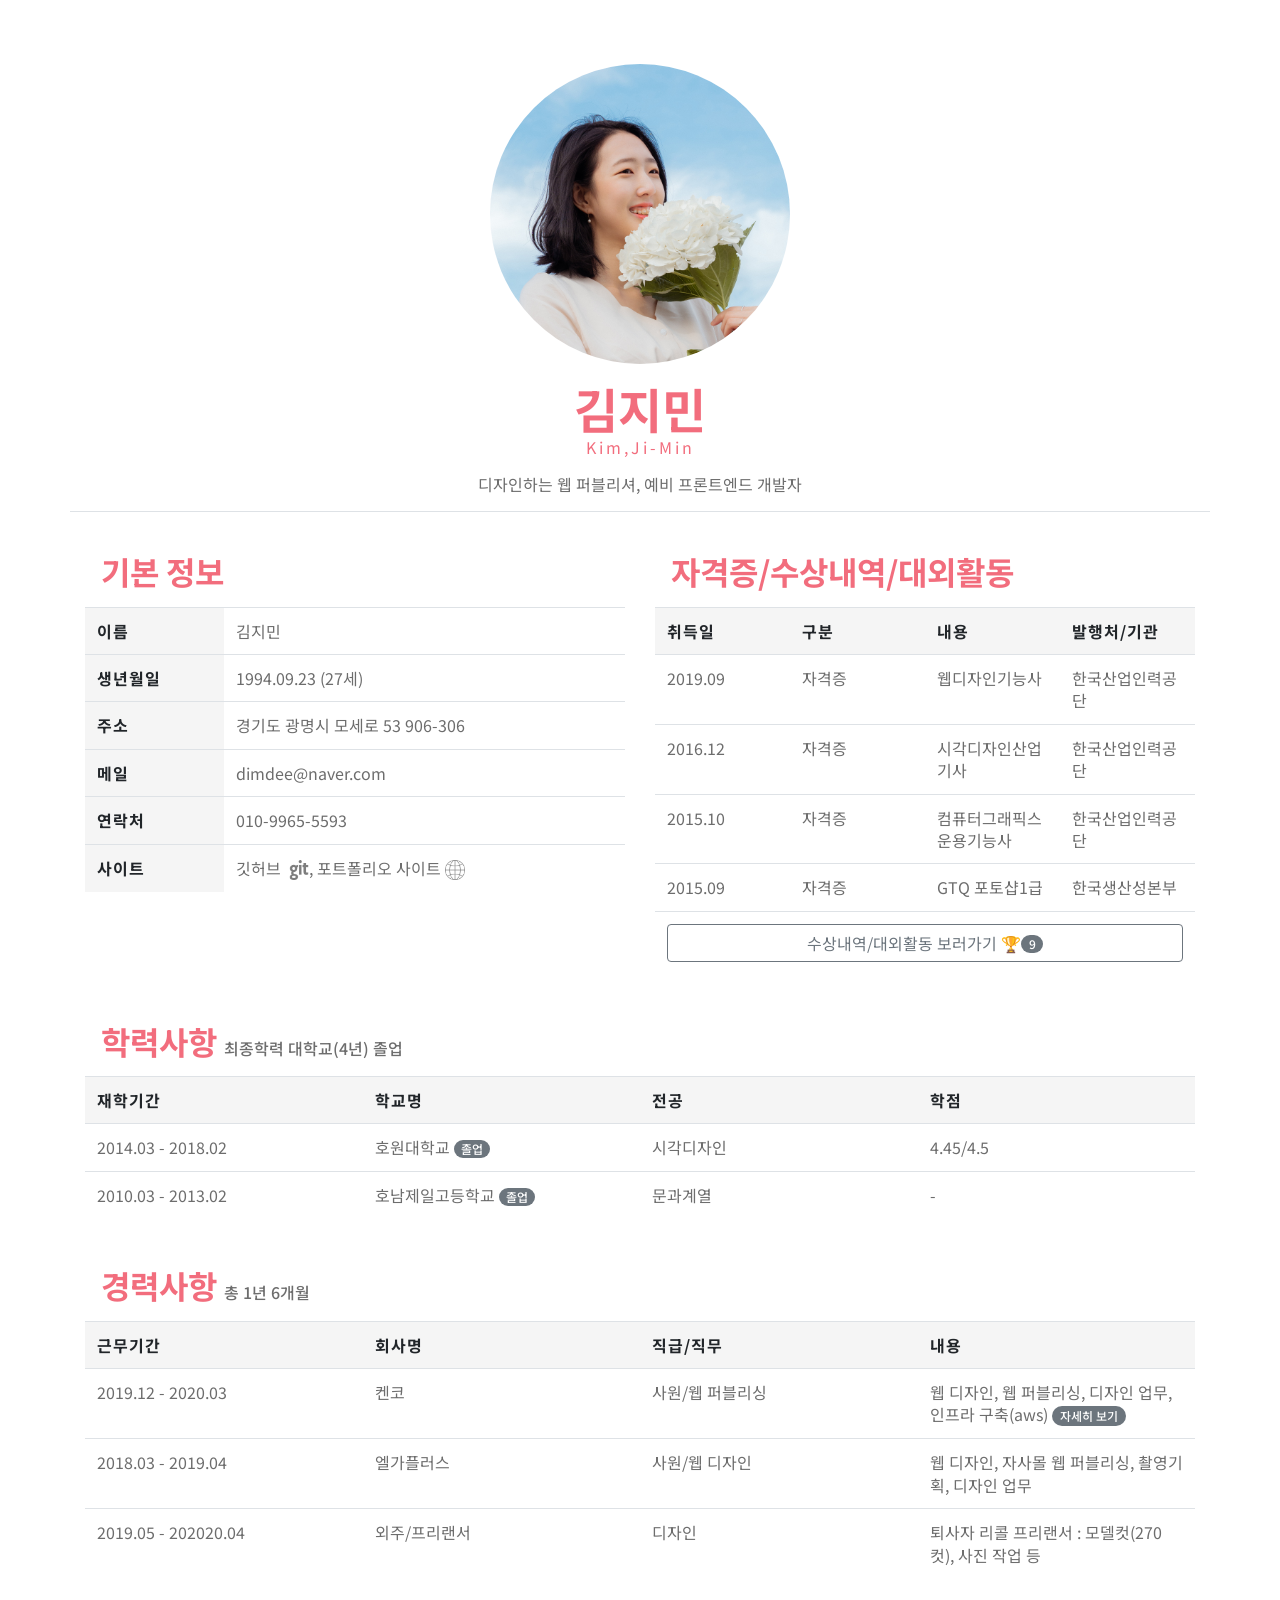
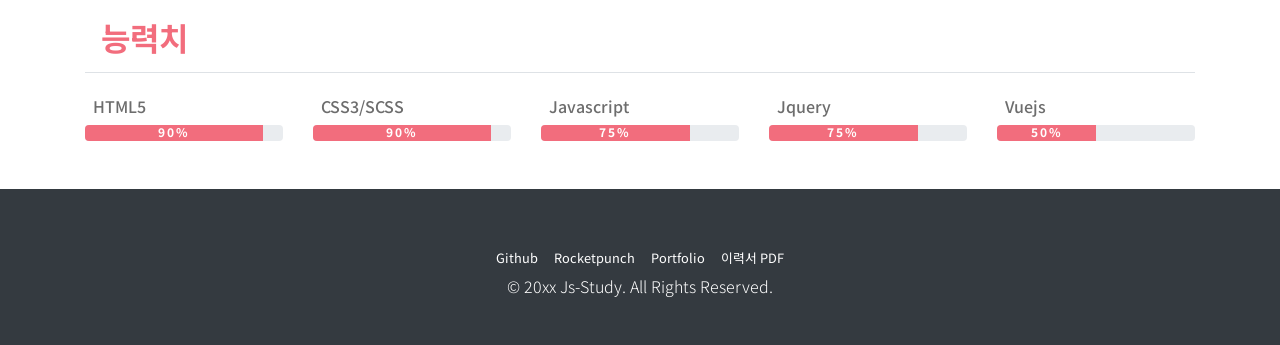
<file: resume/index.html>
<!doctype html>
<html lang="en">
<head>
    <meta charset="UTF-8">
    <meta name="viewport"
          content="width=device-width, user-scalable=no, initial-scale=1.0, maximum-scale=1.0, minimum-scale=1.0">
    <meta http-equiv="X-UA-Compatible" content="ie=edge">
    <meta property="og:image" content="https://kim-ji-min.github.io/My-Portfolio/images/contact_banner.jpg">
    <meta property="og:description" content="개발면접을 위한 웹사이트 형식의 개인 이력서 입니다.">
    <meta property="og:title" content="김지민 이력서">
    <meta name="author" content="김지민">
    <meta name="description" content="개발면접을 위한 웹사이트 형식의 개인 이력서 입니다.">
    <title>김지민 이력서</title>
    <link rel="shortcut icon" href="images/favicon.ico">
    <link rel="stylesheet" href="https://stackpath.bootstrapcdn.com/bootstrap/4.4.1/css/bootstrap.min.css" integrity="sha384-Vkoo8x4CGsO3+Hhxv8T/Q5PaXtkKtu6ug5TOeNV6gBiFeWPGFN9MuhOf23Q9Ifjh" crossorigin="anonymous">
    <link rel="stylesheet" href="css/reset.css">
    <link rel="stylesheet" href="css/style.css">
</head>

<body>
    <div class="container-fluid p-0">
        <!-- header -->
        <header>
            <div class="container p-3 border-bottom">
                <div class="row resume-title">
                    <div class="mt-5 col text-center text-main-pink">
                        <div class="m-auto resume-title-img"></div>
                        <h1 class="mt-3">김지민</h1>
                        <h2>Kim,Ji-Min</h2>
                        <p class="mt-3 text-main-gray">
                            디자인하는 웹 퍼블리셔, 예비 프론트엔드 개발자
                        </p>
                    </div>
                </div>
            </div>
        </header>
        <hr>

        <!-- section -->
        <section class="container my-3">
            <!-- resume-information-->
            <div class="row resume-information">
                <!-- resume-information-basic 기본정보 -->
                <div class="col-md-6 resume-information-basic my-2">
                    <h2 class="text-main-pink font-weight-bold p-3">기본 정보</h2>
                    <div class="table-responsive">
                        <table class="table">
                            <caption>기본 정보 표</caption>
                            <tr>
                                <th scope="row">이름</th>
                                <td>김지민</td>
                            </tr>
                            <tr>
                                <th scope="row">생년월일</th>
                                <td>1994.09.23 (27세)</td>
                            </tr>
                            <tr>
                                <th scope="row">주소</th>
                                <td>경기도 광명시 모세로 53 906-306</td>
                            </tr>
                            <tr>
                                <th scope="row">메일</th>
                                <td>dimdee&commat;naver.com</td>
                            </tr>
                            <tr>
                                <th scope="row">연락처</th>
                                <td>010-9965-5593</td>
                            </tr>
                            <tr>
                                <th scope="row">사이트</th>
                                <td>
                                    <a href="https://github.com/Kim-Ji-Min" target="_blank">깃허브 <span class="resume-icon resume-icon-git ml-1"></span></a>,
                                    <a href="https://kim-ji-min.github.io/My-Portfolio/" target="_blank">포트폴리오 사이트<span class="resume-icon resume-icon-portfolio ml-1"></span></a>
                                </td>
                            </tr>
                        </table>
                    </div>
                </div>

                <!-- resume-information-license 자격증/수상내역 -->
                <div class="col-md-6 resume-information-license my-2">
                    <h2 class="text-main-pink font-weight-bold p-3">자격증/수상내역/대외활동</h2>
                    <div class="table-responsive">
                        <table class="table">
                            <caption>자격증 정보표</caption>
                            <tr>
                                <th scope="row">취득일</th>
                                <th scope="row">구분</th>
                                <th scope="row">내용</th>
                                <th scope="row">발행처/기관</th>
                            </tr>
                            <tr>
                                <td>2019.09</td>
                                <td>자격증</td>
                                <td>웹디자인기능사</td>
                                <td>한국산업인력공단</td>
                            </tr>
                            <tr>
                                <td>2016.12</td>
                                <td>자격증</td>
                                <td>시각디자인산업기사</td>
                                <td>한국산업인력공단</td>
                            </tr>
                            <tr>
                                <td>2015.10</td>
                                <td>자격증</td>
                                <td>컴퓨터그래픽스운용기능사</td>
                                <td>한국산업인력공단</td>
                            </tr>
                            <tr>
                                <td>2015.09</td>
                                <td>자격증</td>
                                <td>GTQ 포토샵1급</td>
                                <td>한국생산성본부</td>
                            </tr>

                            <tr>
                                <td colspan="4">
                                    <button id="licenseModalOpen" class="btn btn-outline-secondary btn-block">수상내역/대외활동 보러가기 🏆<span class="badge badge-pill badge-secondary">9</span></button>
                                </td>
                            </tr>
                        </table>

                        <!-- modal -->
                        <div id="licenseModalShow" class="">
                           <div class="licenseModalContent p-4">
                               <!-- 이수내역 -->
                               <h2 class="text-main-pink font-weight-bold p-3">대외활동</h2>
                               <div class="table-responsive">
                                   <table class="table">
                                       <caption>대외활동 정보표</caption>
                                       <tr>
                                           <th scope="row">기간</th>
                                           <th scope="row">구분</th>
                                           <th scope="row">기관/장소</th>
                                           <th scope="row">내용</th>
                                       </tr>
                                       <tr>
                                           <td>2019.06 - 2019.11</td>
                                           <td>교육이수</td>
                                           <td>이젠아카데미 신촌점</td>
                                           <td>모바일 앱디자인(웹디자인)&하이브리드 앱 콘텐츠 제작, UI/GUI 디자인, 앱 개발 환경분석, UX/UI전략수립 / 서비스 운영 / 구현 / 구현 응용</td>
                                       </tr>
                                       <tr>
                                           <td>2017.11- 2017.11</td>
                                           <td>아르바이트</td>
                                           <td>호원대학교</td>
                                           <td>비즈니스학부 호텔외식조리학전공 홈페이지 제작 <a href="http://www.howon1.webtoz.co.kr/" target="_blank" class="badge badge-pill badge-secondary text-white">바로가기</a></td>
                                       </tr>
                                       <tr>
                                           <td>2015.09  -2016.01</td>
                                           <td>아르바이트</td>
                                           <td>단데리온바이오팜</td>
                                           <td>학교근로장학생으로 근무 - 웹디자인, 웹퍼블리싱, 편집 디자인, 제품 디자인 <a href="http://atti-v.com/" target="_blank" class="badge badge-pill badge-secondary text-white">바로가기</a></td>
                                       </tr>
                                       <tr>
                                           <td>2015.03 - 2015.03</td>
                                           <td>해외연수</td>
                                           <td>창업진흥원</td>
                                           <td>MIT GLOBAL STARTUP WORKSHOP</td>
                                       </tr>
                                   </table>
                               </div>

                               <!-- 수상내역 -->
                               <h2 class="text-main-pink font-weight-bold p-3">수상내역</h2>
                               <div class="table-responsive">
                                   <table class="table">
                                       <caption>수상내역 정보표</caption>
                                       <tr>
                                           <th scope="row">기간</th>
                                           <th scope="row">구분</th>
                                           <th scope="row">기관/장소</th>
                                           <th scope="row">내용</th>
                                       </tr>
                                       <tr>
                                           <td>2016.07</td>
                                           <td>공모전</td>
                                           <td>전라북도 미술대전 디자인부문 대상</td>
                                           <td>(사)한국미술협회전라북도지회</td>
                                       </tr>
                                       <tr>
                                           <td>2016.06</td>
                                           <td>공모전</td>
                                           <td>LG생활건강 디자인 공모전 패턴부문 입선</td>
                                           <td>(사)한국브랜드디자인학회</td>
                                       </tr>
                                       <tr>
                                           <td>2016.01</td>
                                           <td>공모전</td>
                                           <td>SOKI 국제 디자인&일러스트레이션 일러스트 부문 입선</td>
                                           <td>(사)한국일러스아트학회</td>
                                       </tr>
                                       <tr>
                                           <td>2014.12</td>
                                           <td>공모전</td>
                                           <td>청년드림 CEO 양성 캠프 최종경진대회 글로벌부문 입상</td>
                                           <td>창업진흥원</td>
                                       </tr>
                                       <tr>
                                           <td>2014.12</td>
                                           <td>공모전</td>
                                           <td>전라북도 산업디자인대전 디자인부문 은상</td>
                                           <td>(사)전라북도산업디자이너협회</td>
                                       </tr>
                                   </table>
                               </div>

                               <button id="licenseModalClose" class="btn btn-outline-secondary font-weight-bold">닫기</button>
                           </div>
                        </div>
                    </div>
                </div>

                <!-- resume-information-education 학력사항 -->
                <div class="col-md-12 resume-information-education my-2">
                    <h2 class="text-main-pink font-weight-bold p-3">학력사항 <span class="text-main-gray">최종학력 대학교(4년) 졸업</span></h2>
                    <div class="table-responsive">
                        <table class="table">
                            <caption>학력 정보표</caption>
                            <tr>
                                <th scope="row">재학기간</th>
                                <th scope="row">학교명</th>
                                <th scope="row">전공</th>
                                <th scope="row">학점</th>
                            </tr>
                            <tr>
                                <td>2014.03 - 2018.02</td>
                                <td>호원대학교 <span class="badge badge-pill badge-secondary">졸업</span></td>
                                <td>시각디자인</td>
                                <td>4.45/4.5</td>
                            </tr>
                            <tr>
                                <td>2010.03 - 2013.02</td>
                                <td>호남제일고등학교 <span class="badge badge-pill badge-secondary">졸업</span></td>
                                <td>문과계열</td>
                                <td>-</td>
                            </tr>
                        </table>
                    </div>
                </div>

                <!-- resume-information-career 경력사항 -->
                <div class="col-md-12 resume-information-career my-2">
                    <h2 class="text-main-pink font-weight-bold p-3">경력사항 <span class="text-main-gray">총 1년 6개월</span></h2>
                    <div class="table-responsive">
                        <table class="table">
                            <caption>경력사항 정보표</caption>
                            <tr>
                                <th scope="row">근무기간</th>
                                <th scope="row">회사명</th>
                                <th scope="row">직급/직무</th>
                                <th scope="row">내용</th>
                            </tr>
                            <tr>
                                <td>2019.12 - 2020.03</td>
                                <td>켄코</td>
                                <td>사원/웹 퍼블리싱</td>
                                <td>
                                    웹 디자인, 웹 퍼블리싱, 디자인 업무, 인프라 구축(aws)
                                    <button id="careerModalOpen" class="btn badge badge-pill badge-secondary text-white">자세히 보기</button>
                                </td>
                            </tr>
                            <tr>
                                <td>2018.03 - 2019.04</td>
                                <td>엘가플러스</td>
                                <td>사원/웹 디자인</td>
                                <td>
                                   웹 디자인, 자사몰 웹 퍼블리싱, 촬영기획, 디자인 업무
                                </td>
                            </tr>
                            <tr>
                                <td>2019.05 - 202020.04</td>
                                <td>외주/프리랜서</td>
                                <td>디자인</td>
                                <td>
                                    퇴사자 리콜 프리랜서 : 모델컷(270컷), 사진 작업 등
                                </td>
                            </tr>
                        </table>

                        <!-- modal -->
                        <div id="careerModalShow" class="">
                            <div class="careerModalContent p-4">
                                <h2 class="text-main-pink font-weight-bold p-3">이전 작업물</h2>
                                <div class="table-responsive">
                                    <table class="table">
                                        <caption>경력사항 기술표</caption>
                                        <tr>
                                            <th scope="row">프로젝트명</th>
                                            <th scope="row">기간</th>
                                            <th scope="row">참여율</th>
                                            <th scope="row">내용</th>
                                        </tr>
                                        <tr>
                                            <td>심플치과</td>
                                            <td>2020.02 - 2020.03</td>
                                            <td>50%</td>
                                            <td>웹디자인(초안), 웹퍼블리싱(초안), svg-animate, 인프라 구축 <a href="http://dev.simpledental.kr" target="_blank" class="badge badge-pill badge-secondary text-white">바로가기</a></td>
                                        </tr>
                                        <tr>
                                            <td>펫트리온</td>
                                            <td>2020.02 - 2020.03</td>
                                            <td>80%</td>
                                            <td>웹디자인, 웹퍼블리싱, TweenMax, svg-animate, 인프라 구축<a href="http://www.handongpet.co.kr" target="_blank" class="badge badge-pill badge-secondary text-white">바로가기</a></td>
                                        </tr>
                                        <tr>
                                            <td>비포덴트</td>
                                            <td>2020.01 - 2020.03</td>
                                            <td>30%</td>
                                            <td>svg-animate, 브로슈어, 마케팅 이미지 제작 <a href="http://www.alinenow.com" target="_blank" class="badge badge-pill badge-secondary text-white">바로가기</a></td>
                                        </tr>
                                    </table>
                                </div>

                                <button id="careerModalClose" class="btn btn-outline-secondary font-weight-bold">닫기</button>
                            </div>
                        </div>
                    </div>
                </div>
            </div>
            <!-- end of row.resume-information-->

            <!-- resume-skill 능력치 -->
            <div class="row mb-5 resume-skill">
                <div class="col-md-12 mb-3">
                    <h2 class="text-main-pink font-weight-bold p-3 border-bottom">능력치</h2>
                </div>
                <div class="col">
                    <h3 class="p-2 text-main-gray">HTML5</h3>
                    <div class="progress">
                        <div class="progress-bar progress-html bg-main-pink" role="progressbar" aria-valuenow="90" aria-valuemin="0" aria-valuemax="100">90%</div>
                    </div>
                </div>
                <div class="col">
                    <h3 class="p-2 text-main-gray">CSS3/SCSS</h3>
                    <div class="progress">
                        <div class="progress-bar progress-css bg-main-pink" role="progressbar" aria-valuenow="90" aria-valuemin="0" aria-valuemax="100">90%</div>
                    </div>
                </div>
                <div class="col">
                    <h3 class="p-2 text-main-gray">Javascript</h3>
                    <div class="progress">
                        <div class="progress-bar progress-js bg-main-pink" role="progressbar" aria-valuenow="75" aria-valuemin="0" aria-valuemax="100">75%</div>
                    </div>
                </div>
                <div class="col">
                    <h3 class="p-2 text-main-gray">Jquery</h3>
                    <div class="progress">
                        <div class="progress-bar progress-jq bg-main-pink" role="progressbar" aria-valuenow="75" aria-valuemin="0" aria-valuemax="100">75%</div>
                    </div>
                </div>
                <div class="col">
                    <h3 class="p-2 text-main-gray">Vuejs</h3>
                    <div class="progress">
                        <div class="progress-bar progress-vue bg-main-pink" role="progressbar" aria-valuenow="50" aria-valuemin="0" aria-valuemax="100">50%</div>
                    </div>
                </div>
            </div>
        </section>
        <hr>

        <!-- footer -->
        <footer class="bg-dark">
            <div class="container">
                <div class="row text-white text-center p-5">
                    <div class="col-md-12 footer-nav">
                        <ul class="d-flex" style="justify-content: center">
                            <li class="m-2">
                                <a href="https://github.com/Kim-Ji-Min" target="_blank">Github</a>
                            </li>
                            <li class="m-2">
                                <a href="https://www.rocketpunch.com/@today_jimin#" target="_blank">Rocketpunch</a>
                            </li>
                            <li class="m-2">
                                <a href="https://kim-ji-min.github.io/My-Portfolio/" target="_blank">Portfolio</a>
                            </li>
                            <li class="m-2">
                                <a href="images/kimjimin_resume.pdf" download="kimjimin_resume">이력서 PDF</a>
                            </li>
                        </ul>
                    </div>

                    <div class="col-md-12">
                        <address>
                            &copy; 20xx Js-Study. All Rights Reserved.
                        </address>
                    </div>
                </div>
            </div>
        </footer>
    </div>

    <!-- javascript -->
     <script src="js/modal.js"></script>
</body>
</html>
</file>
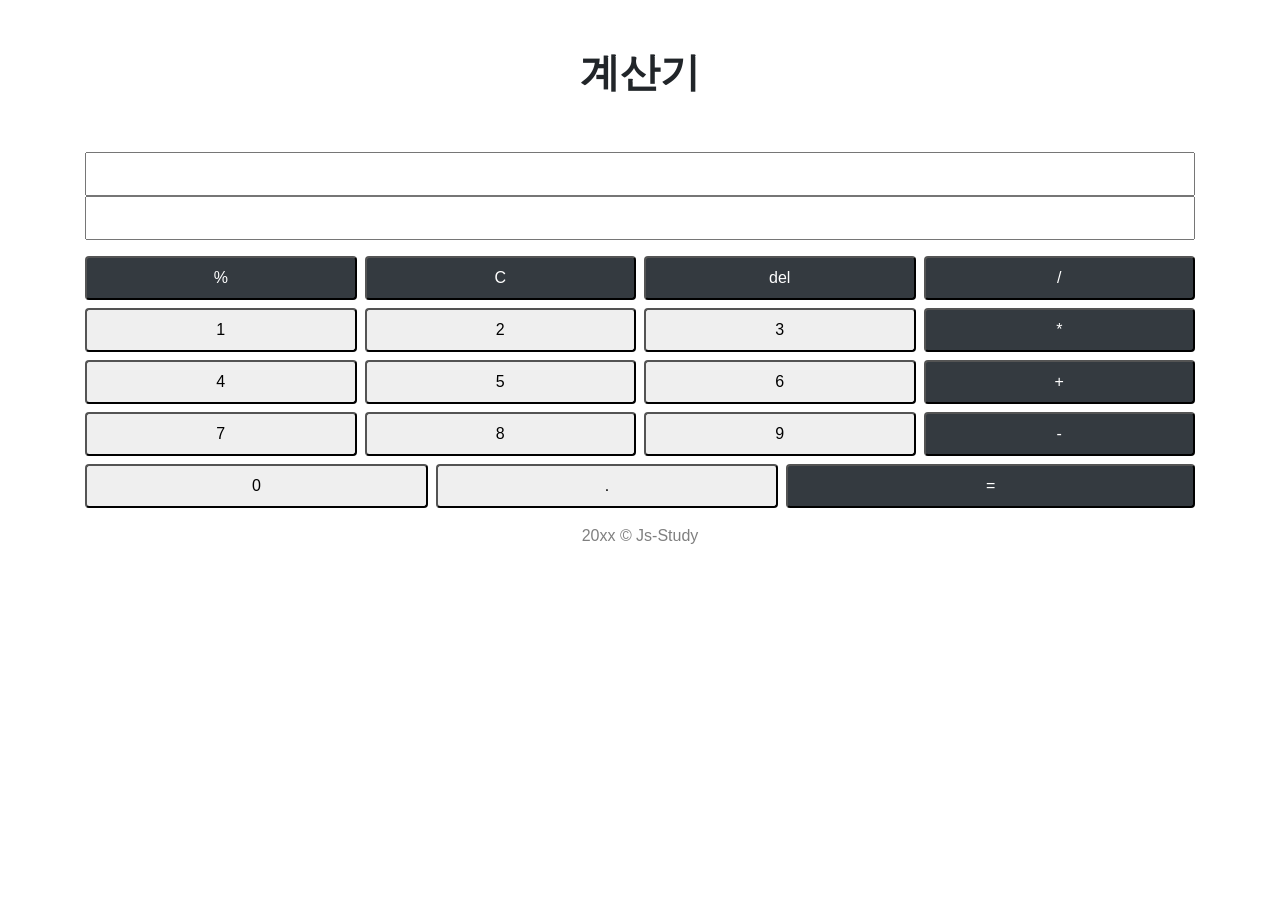
<file: task_calculator/index.html>
<!DOCTYPE html>
<html lang="en">
<head>
  <meta charset="UTF-8">
  <meta name="viewport" content="width=device-width, initial-scale=1.0">
  <meta http-equiv="X-UA-Compatible" content="ie=edge">
  <title>자바스크립트를 활용한 계산기</title>
  <link rel="stylesheet" href="https://stackpath.bootstrapcdn.com/bootstrap/4.4.1/css/bootstrap.min.css" integrity="sha384-Vkoo8x4CGsO3+Hhxv8T/Q5PaXtkKtu6ug5TOeNV6gBiFeWPGFN9MuhOf23Q9Ifjh" crossorigin="anonymous">
  </head>
<body>
<div class="container-fluid m-auto">
  <header class="cotainer">
    <div class="row">
      <h1 class="col p-5 font-weight-bold text-center">계산기</h1>
    </div>
  </header><!-- end of header -->

  <section class="container">
    <div class="row mb-3">
      <div class="col column">
        <input type="text" id="display" class="col-12 p-2">
        <input type="text" id="result" class="col-12 p-2">
      </div>
    </div><!-- end of 입력/출력 공간 -->

    <div class="row mb-2">
      <div class="col-12 row m-0">
        <button class="col mr-2 py-2 rounded bg-dark text-white" onclick="addOutput('%')">%</button>
        <button class="col mr-2 py-2 rounded bg-dark text-white" onclick="reset()">C</button>
        <button class="col mr-2 py-2 rounded bg-dark text-white" onclick="del()">del</button>
        <button class="col py-2 rounded bg-dark text-white" onclick="addOutput('/')">/</button>
      </div>
      
    </div>

    <div class="row mb-2">
      <div class="col-12 row m-0">
        <button class="col mr-2 py-2 rounded" onclick="addOutput('1')">1</button>
        <button class="col mr-2 py-2 rounded" onclick="addOutput('2')">2</button>
        <button class="col mr-2 py-2 rounded" onclick="addOutput('3')">3</button>
        <button class="col py-2 rounded bg-dark text-white" onclick="addOutput('*')">*</button>
      </div>
    </div>

    <div class="row mb-2">
      <div class="col-12 row m-0">
        <button class="col mr-2 py-2 rounded" onclick="addOutput('4')">4</button>
        <button class="col mr-2 py-2 rounded" onclick="addOutput('5')">5</button>
        <button class="col mr-2 py-2 rounded" onclick="addOutput('6')">6</button>
        <button class="col py-2 rounded bg-dark text-white" onclick="addOutput('+')">+</button>
      </div>
    </div>

    <div class="row mb-2">
      <div class="col-12 row m-0">
        <button class="col mr-2 py-2 rounded" onclick="addOutput('7')">7</button>
        <button class="col mr-2 py-2 rounded" onclick="addOutput('8')">8</button>
        <button class="col mr-2 py-2 rounded" onclick="addOutput('9')">9</button>
        <button class="col py-2 rounded bg-dark text-white" onclick="addOutput('-')">-</button>
      </div>
    </div>

    <div class="row mb-2">
        <div class="col-12 row m-0">
          <button class="col mr-2 py-2 rounded" onclick="addOutput('0')">0</button>
          <button class="col mr-2 py-2 rounded" onclick="addOutput('.')">.</button>
          <button class="col py-2 px-5 rounded bg-dark text-white" onclick="calculate()">=</button>
        </div>
    </div>
  </section>
  <!-- end of section -->
  
  <footer class="container mt-3">
    <div class="row m-auto">
      <address class="col text-black-50 text-center">20xx &copy; Js-Study</address>
    </div>
  </footer>
  <!-- end of footer -->
</div>

<script src="js/function.js"></script>
</body>
</html>
</file>
<file: resume/css/style.css>
::selection {
  background-color: #f26d7d;
  color: #fff; }

.text-main-pink {
  color: #f26d7d; }

.text-main-black {
  color: #333; }

.text-main-gray {
  color: #6d6d6d; }

.bg-main-pink {
  background-color: #f26d7d; }

header .container .row .col .resume-title-img {
  width: 300px;
  height: 300px;
  background-image: url(../images/profile.jpg);
  background-position: center center;
  background-repeat: no-repeat;
  background-size: cover;
  -webkit-border-radius: 100%;
  -moz-border-radius: 100%;
  border-radius: 100%; }
  @media screen and (max-width: 768px) {
    header .container .row .col .resume-title-img {
      width: 250px;
      height: 250px; } }
header .container .row .col h1 {
  font-weight: 700;
  font-size: 3rem; }
header .container .row .col h2 {
  font-size: 1rem;
  font-weight: 400;
  letter-spacing: 3px; }

section.container .row.resume-skill .col .progress {
  font-weight: 700;
  letter-spacing: 2px; }
  section.container .row.resume-skill .col .progress .progress-html, section.container .row.resume-skill .col .progress .progress-css {
    width: 90%; }
  section.container .row.resume-skill .col .progress .progress-js, section.container .row.resume-skill .col .progress .progress-jq {
    width: 75%; }
  section.container .row.resume-skill .col .progress .progress-vue {
    width: 50%; }
@media screen and (max-width: 768px) {
  section.container .row.resume-skill .col {
    flex-basis: 100%;
    max-width: 100%; } }
section.container .row .col-md-6.resume-information-license .table-responsive .table tr th, section.container .row .col-md-6.resume-information-education .table-responsive .table tr th, section.container .row .col-md-6.resume-information-career .table-responsive .table tr th, section.container .row .col-md-12.resume-information-license .table-responsive .table tr th, section.container .row .col-md-12.resume-information-education .table-responsive .table tr th, section.container .row .col-md-12.resume-information-career .table-responsive .table tr th, section.container .row .col.resume-information-license .table-responsive .table tr th, section.container .row .col.resume-information-education .table-responsive .table tr th, section.container .row .col.resume-information-career .table-responsive .table tr th {
  width: 25%;
  word-break: break-all; }
section.container .row .col-md-6 h2 span, section.container .row .col-md-12 h2 span, section.container .row .col h2 span {
  font-weight: 500;
  font-size: 1rem; }
section.container .row .col-md-6 h3, section.container .row .col-md-12 h3, section.container .row .col h3 {
  font-size: 1rem; }
section.container .row .col-md-6 #licenseModalShow, section.container .row .col-md-6 #careerModalShow, section.container .row .col-md-12 #licenseModalShow, section.container .row .col-md-12 #careerModalShow, section.container .row .col #licenseModalShow, section.container .row .col #careerModalShow {
  display: none; }
  section.container .row .col-md-6 #licenseModalShow.show, section.container .row .col-md-6 #careerModalShow.show, section.container .row .col-md-12 #licenseModalShow.show, section.container .row .col-md-12 #careerModalShow.show, section.container .row .col #licenseModalShow.show, section.container .row .col #careerModalShow.show {
    display: block;
    position: fixed;
    z-index: 100;
    left: 0;
    top: 0;
    width: 100%;
    height: 100%;
    background-color: rgba(0, 0, 0, 0.5); }
  section.container .row .col-md-6 #licenseModalShow .licenseModalContent, section.container .row .col-md-6 #licenseModalShow .careerModalContent, section.container .row .col-md-6 #careerModalShow .licenseModalContent, section.container .row .col-md-6 #careerModalShow .careerModalContent, section.container .row .col-md-12 #licenseModalShow .licenseModalContent, section.container .row .col-md-12 #licenseModalShow .careerModalContent, section.container .row .col-md-12 #careerModalShow .licenseModalContent, section.container .row .col-md-12 #careerModalShow .careerModalContent, section.container .row .col #licenseModalShow .licenseModalContent, section.container .row .col #licenseModalShow .careerModalContent, section.container .row .col #careerModalShow .licenseModalContent, section.container .row .col #careerModalShow .careerModalContent {
    overflow: auto;
    position: fixed;
    z-index: 150;
    left: 50%;
    top: 50%;
    width: 40vw;
    height: 60vh;
    background-color: #fff;
    transform: translate(-50%, -50%);
    box-shadow: 0 4px 6px rgba(50, 50, 93, 0.1);
    -webkit-border-radius: 5px;
    -moz-border-radius: 5px;
    border-radius: 5px; }
    section.container .row .col-md-6 #licenseModalShow .licenseModalContent button, section.container .row .col-md-6 #licenseModalShow .careerModalContent button, section.container .row .col-md-6 #careerModalShow .licenseModalContent button, section.container .row .col-md-6 #careerModalShow .careerModalContent button, section.container .row .col-md-12 #licenseModalShow .licenseModalContent button, section.container .row .col-md-12 #licenseModalShow .careerModalContent button, section.container .row .col-md-12 #careerModalShow .licenseModalContent button, section.container .row .col-md-12 #careerModalShow .careerModalContent button, section.container .row .col #licenseModalShow .licenseModalContent button, section.container .row .col #licenseModalShow .careerModalContent button, section.container .row .col #careerModalShow .licenseModalContent button, section.container .row .col #careerModalShow .careerModalContent button {
      position: absolute;
      right: 2rem;
      margin-bottom: 2rem; }
    @media screen and (max-width: 768px) {
      section.container .row .col-md-6 #licenseModalShow .licenseModalContent, section.container .row .col-md-6 #licenseModalShow .careerModalContent, section.container .row .col-md-6 #careerModalShow .licenseModalContent, section.container .row .col-md-6 #careerModalShow .careerModalContent, section.container .row .col-md-12 #licenseModalShow .licenseModalContent, section.container .row .col-md-12 #licenseModalShow .careerModalContent, section.container .row .col-md-12 #careerModalShow .licenseModalContent, section.container .row .col-md-12 #careerModalShow .careerModalContent, section.container .row .col #licenseModalShow .licenseModalContent, section.container .row .col #licenseModalShow .careerModalContent, section.container .row .col #careerModalShow .licenseModalContent, section.container .row .col #careerModalShow .careerModalContent {
        width: 85vw;
        height: 60vh; }
        section.container .row .col-md-6 #licenseModalShow .licenseModalContent table th, section.container .row .col-md-6 #licenseModalShow .licenseModalContent table td, section.container .row .col-md-6 #licenseModalShow .careerModalContent table th, section.container .row .col-md-6 #licenseModalShow .careerModalContent table td, section.container .row .col-md-6 #careerModalShow .licenseModalContent table th, section.container .row .col-md-6 #careerModalShow .licenseModalContent table td, section.container .row .col-md-6 #careerModalShow .careerModalContent table th, section.container .row .col-md-6 #careerModalShow .careerModalContent table td, section.container .row .col-md-12 #licenseModalShow .licenseModalContent table th, section.container .row .col-md-12 #licenseModalShow .licenseModalContent table td, section.container .row .col-md-12 #licenseModalShow .careerModalContent table th, section.container .row .col-md-12 #licenseModalShow .careerModalContent table td, section.container .row .col-md-12 #careerModalShow .licenseModalContent table th, section.container .row .col-md-12 #careerModalShow .licenseModalContent table td, section.container .row .col-md-12 #careerModalShow .careerModalContent table th, section.container .row .col-md-12 #careerModalShow .careerModalContent table td, section.container .row .col #licenseModalShow .licenseModalContent table th, section.container .row .col #licenseModalShow .licenseModalContent table td, section.container .row .col #licenseModalShow .careerModalContent table th, section.container .row .col #licenseModalShow .careerModalContent table td, section.container .row .col #careerModalShow .licenseModalContent table th, section.container .row .col #careerModalShow .licenseModalContent table td, section.container .row .col #careerModalShow .careerModalContent table th, section.container .row .col #careerModalShow .careerModalContent table td {
          font-size: 0.7rem; } }
section.container .row .col-md-6 .table-responsive .table tr th, section.container .row .col-md-12 .table-responsive .table tr th, section.container .row .col .table-responsive .table tr th {
  background-color: whitesmoke;
  letter-spacing: 1px; }
section.container .row .col-md-6 .table-responsive .table tr td, section.container .row .col-md-12 .table-responsive .table tr td, section.container .row .col .table-responsive .table tr td {
  color: #6d6d6d; }
  section.container .row .col-md-6 .table-responsive .table tr td .badge, section.container .row .col-md-12 .table-responsive .table tr td .badge, section.container .row .col .table-responsive .table tr td .badge {
    font-weight: 500; }
  section.container .row .col-md-6 .table-responsive .table tr td a, section.container .row .col-md-12 .table-responsive .table tr td a, section.container .row .col .table-responsive .table tr td a {
    display: inline-block;
    color: #6d6d6d;
    transition: all 0.2s ease-in-out; }
    section.container .row .col-md-6 .table-responsive .table tr td a .resume-icon, section.container .row .col-md-12 .table-responsive .table tr td a .resume-icon, section.container .row .col .table-responsive .table tr td a .resume-icon {
      display: inline-block;
      width: 20px;
      height: 20px;
      vertical-align: middle;
      background-position: center center;
      background-repeat: no-repeat;
      background-size: cover;
      transition: all 0.2s ease-in-out; }
      section.container .row .col-md-6 .table-responsive .table tr td a .resume-icon.resume-icon-git, section.container .row .col-md-12 .table-responsive .table tr td a .resume-icon.resume-icon-git, section.container .row .col .table-responsive .table tr td a .resume-icon.resume-icon-git {
        background-image: url(../images/icon_git_off.png); }
      section.container .row .col-md-6 .table-responsive .table tr td a .resume-icon.resume-icon-portfolio, section.container .row .col-md-12 .table-responsive .table tr td a .resume-icon.resume-icon-portfolio, section.container .row .col .table-responsive .table tr td a .resume-icon.resume-icon-portfolio {
        background-image: url(../images/icon_site_off.png); }
    section.container .row .col-md-6 .table-responsive .table tr td a:hover, section.container .row .col-md-12 .table-responsive .table tr td a:hover, section.container .row .col .table-responsive .table tr td a:hover {
      color: #f26d7d; }
      section.container .row .col-md-6 .table-responsive .table tr td a:hover .resume-icon-git, section.container .row .col-md-12 .table-responsive .table tr td a:hover .resume-icon-git, section.container .row .col .table-responsive .table tr td a:hover .resume-icon-git {
        background-image: url(../images/icon_git_on.png); }
      section.container .row .col-md-6 .table-responsive .table tr td a:hover .resume-icon-portfolio, section.container .row .col-md-12 .table-responsive .table tr td a:hover .resume-icon-portfolio, section.container .row .col .table-responsive .table tr td a:hover .resume-icon-portfolio {
        background-image: url(../images/icon_site_on.png); }
@media screen and (max-width: 768px) {
  section.container .row .col-md-6 h2, section.container .row .col-md-12 h2, section.container .row .col h2 {
    font-size: 1.6rem; }
  section.container .row .col-md-6 .table-responsive .table tr td, section.container .row .col-md-6 .table-responsive .table tr th, section.container .row .col-md-12 .table-responsive .table tr td, section.container .row .col-md-12 .table-responsive .table tr th, section.container .row .col .table-responsive .table tr td, section.container .row .col .table-responsive .table tr th {
    font-size: 0.8rem; } }

footer .container .row .col-md-12 ul li a {
  font-size: 0.8rem;
  color: #fff;
  transition: all 0.2s ease-in-out; }
  footer .container .row .col-md-12 ul li a:hover, footer .container .row .col-md-12 ul li a:focus, footer .container .row .col-md-12 ul li a:active {
    color: #6d6d6d; }

/*# sourceMappingURL=style.css.map */
</file>
